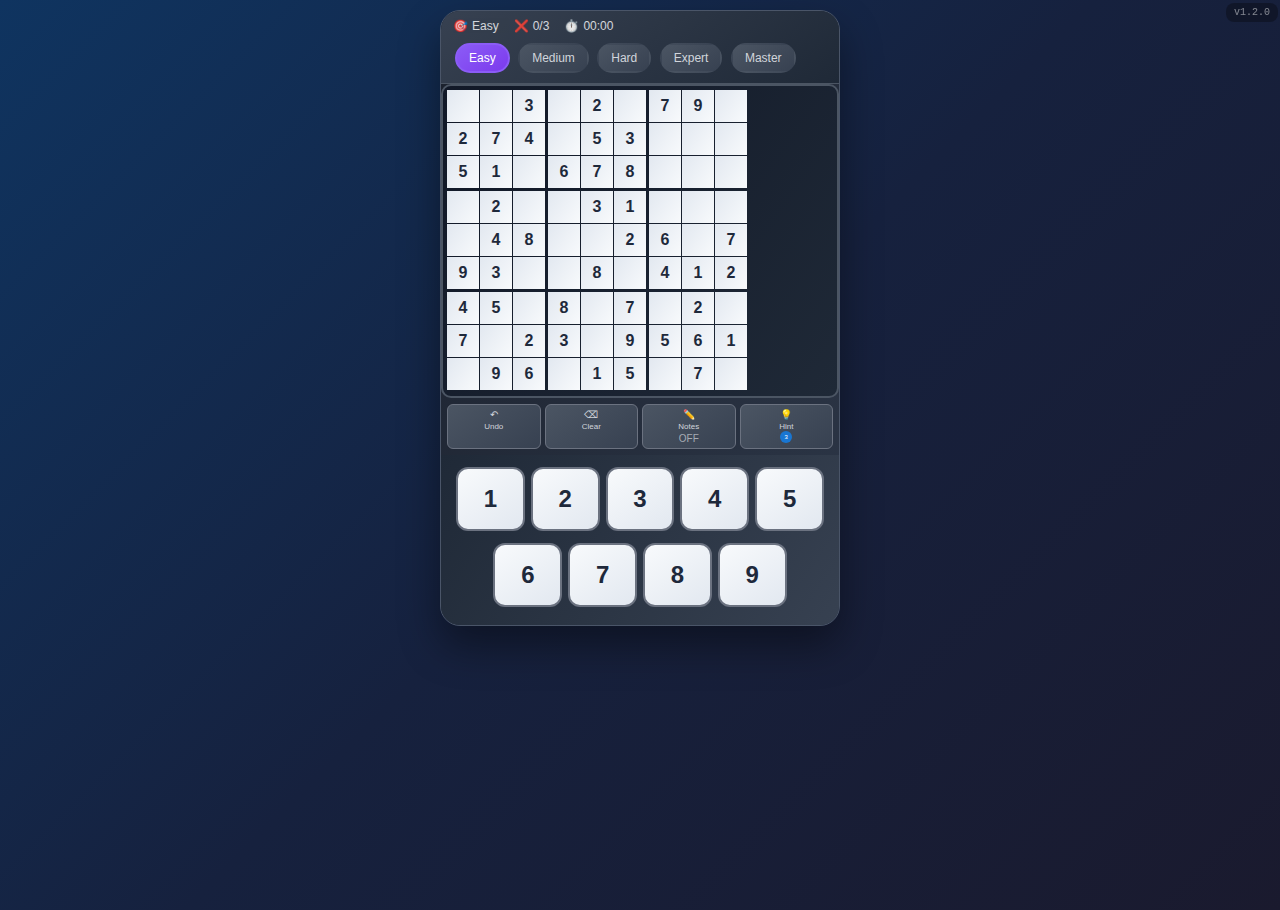
<file: index.html>
<!DOCTYPE html>
<html lang="en">
<head>
    <meta charset="UTF-8">
    <meta name="viewport" content="width=device-width, initial-scale=1.0">
    <title>Sudoku Game</title>
    <link rel="stylesheet" href="css/style.css">
</head>
<body>
    <div class="game-container">
        <div class="header">
            <button class="back-btn" onclick="goBack()">←</button>
            <div class="score" id="score">0</div>
            <div class="stats">
                <div class="stat-item">
                    <span>🎯</span>
                    <span>Easy</span>
                </div>
                <div class="stat-item">
                    <span>❌</span>
                    <span>0/3</span>
                </div>
                <div class="stat-item">
                    <span>⏱️</span>
                    <span>00:00</span>
                </div>
            </div>
            <button class="settings-btn" onclick="toggleSettings()">⚙️</button>
        </div>

        <div class="difficulty-selector" id="difficultySelector">
            <div class="game-info">
                <div class="info-item">
                    <span>🎯</span>
                    <span id="difficulty">Easy</span>
                </div>
                <div class="info-item">
                    <span>❌</span>
                    <span id="errors">0/3</span>
                </div>
                <div class="info-item">
                    <span>⏱️</span>
                    <span id="timer">00:00</span>
                </div>
            </div>
            <div style="text-align: center;">
                <button class="difficulty-btn active" data-difficulty="easy">Easy</button>
                <button class="difficulty-btn" data-difficulty="medium">Medium</button>
                <button class="difficulty-btn" data-difficulty="hard">Hard</button>
                <button class="difficulty-btn" data-difficulty="expert">Expert</button>
                <button class="difficulty-btn" data-difficulty="master">Master</button>
            </div>
        </div>

        <div class="sudoku-grid" id="sudokuGrid"></div>

        <div class="controls">
            <button class="control-btn" onclick="undo()">
                <div class="icon">↶</div>
                <div>Undo</div>
            </button>
            <button class="control-btn" onclick="clearCell()">
                <div class="icon">⌫</div>
                <div>Clear</div>
            </button>
            <button class="control-btn" id="notesBtn" onclick="toggleNotes()">
                <div class="icon">✏️</div>
                <div>Notes</div>
                <div style="font-size: 10px; opacity: 0.7;">OFF</div>
            </button>
            <button class="control-btn" onclick="getHint()">
                <div class="icon">💡</div>
                <div>Hint</div>
                <div class="hint-badge" id="hintCount">3</div>
            </button>
        </div>

        <div class="number-bar">
            <button class="number-btn" onclick="inputNumber(1)">1</button>
            <button class="number-btn" onclick="inputNumber(2)">2</button>
            <button class="number-btn" onclick="inputNumber(3)">3</button>
            <button class="number-btn" onclick="inputNumber(4)">4</button>
            <button class="number-btn" onclick="inputNumber(5)">5</button>
            <button class="number-btn" onclick="inputNumber(6)">6</button>
            <button class="number-btn" onclick="inputNumber(7)">7</button>
            <button class="number-btn" onclick="inputNumber(8)">8</button>
            <button class="number-btn" onclick="inputNumber(9)">9</button>
        </div>
    </div>

    <div class="version-display">
        <span id="versionNumber">v1.2.0</span>
    </div>

    <div class="game-over" id="gameOver">
        <div class="game-over-content">
            <h2 id="gameOverTitle">Game Over!</h2>
            <p id="gameOverMessage">You've completed the puzzle!</p>
            <button onclick="newGame()">New Game</button>
            <button onclick="closeGameOver()">Close</button>
        </div>
    </div>

    <script src="js/game.js"></script>
</body>
</html>
</file>
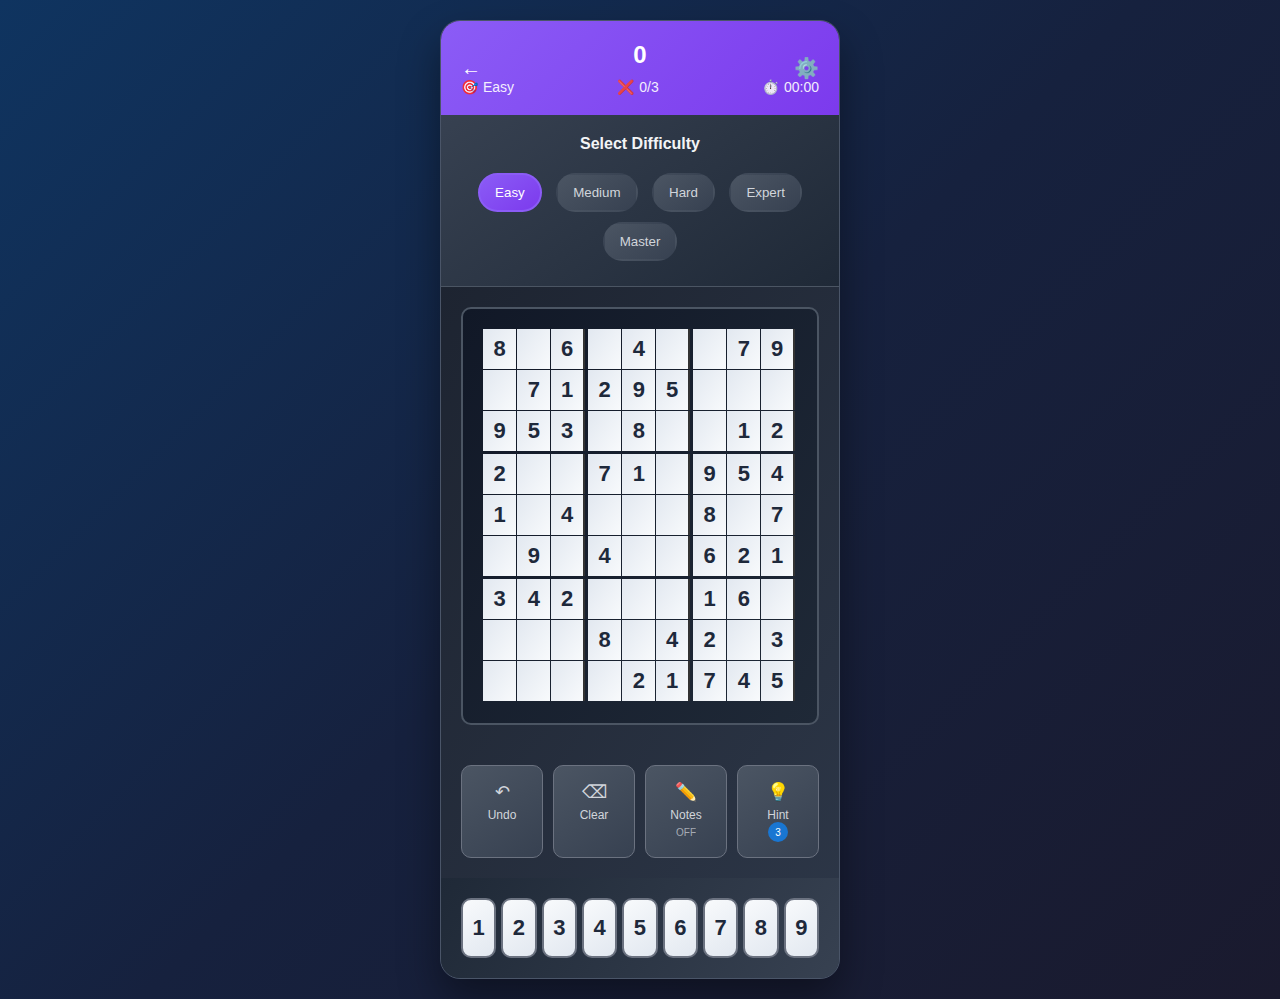
<file: sudoku-game.html>
<!DOCTYPE html>
<html lang="en">
<head>
    <meta charset="UTF-8">
    <meta name="viewport" content="width=device-width, initial-scale=1.0">
    <title>Sudoku Game</title>
    <style>
        * {
            margin: 0;
            padding: 0;
            box-sizing: border-box;
        }

        body {
            font-family: -apple-system, BlinkMacSystemFont, 'Segoe UI', Roboto, sans-serif;
            background: linear-gradient(135deg, #1a1a2e 0%, #16213e 50%, #0f3460 100%);
            background: -webkit-linear-gradient(135deg, #1a1a2e 0%, #16213e 50%, #0f3460 100%);
            margin: 0;
            padding: 0;
            min-height: 100vh;
            -webkit-user-select: none;
            -webkit-touch-callout: none;
            -webkit-tap-highlight-color: transparent;
        }

        .game-container {
            background: linear-gradient(145deg, #2d3748 0%, #1a202c 100%);
            background: -webkit-linear-gradient(145deg, #2d3748 0%, #1a202c 100%);
            border-radius: 20px;
            -webkit-border-radius: 20px;
            box-shadow: 0 20px 40px rgba(0,0,0,0.4);
            -webkit-box-shadow: 0 20px 40px rgba(0,0,0,0.4);
            max-width: 400px;
            width: 100%;
            overflow: hidden;
            border: 1px solid #4a5568;
            margin: 20px auto;
            position: relative;
        }



        .header {
            background: linear-gradient(135deg, #8b5cf6 0%, #7c3aed 100%);
            color: white;
            padding: 20px;
            text-align: center;
            position: relative;
        }

        .back-btn {
            position: absolute;
            left: 20px;
            top: 50%;
            transform: translateY(-50%);
            background: none;
            border: none;
            color: white;
            font-size: 20px;
            cursor: pointer;
        }

        .settings-btn {
            position: absolute;
            right: 20px;
            top: 50%;
            transform: translateY(-50%);
            background: none;
            border: none;
            color: white;
            font-size: 20px;
            cursor: pointer;
        }

        .score {
            font-size: 24px;
            font-weight: bold;
            margin-bottom: 10px;
        }

        .stats {
            display: flex;
            justify-content: space-between;
            font-size: 14px;
            opacity: 0.9;
        }

        .stat-item {
            display: flex;
            align-items: center;
            gap: 5px;
        }

        .difficulty-selector {
            background: linear-gradient(145deg, #374151 0%, #1f2937 100%);
            padding: 20px;
            border-bottom: 1px solid #4b5563;
            color: #e5e7eb;
        }

        .difficulty-btn {
            background: linear-gradient(145deg, #4b5563 0%, #374151 100%);
            border: 2px solid transparent;
            padding: 10px 15px;
            margin: 5px;
            border-radius: 25px;
            cursor: pointer;
            transition: all 0.3s;
            color: #d1d5db;
        }

        .difficulty-btn.active {
            background: linear-gradient(145deg, #8b5cf6 0%, #7c3aed 100%);
            color: white;
            border-color: #8b5cf6;
        }

        .difficulty-btn:hover {
            background: linear-gradient(145deg, #6b7280 0%, #4b5563 100%);
        }

        .difficulty-btn.active:hover {
            background: linear-gradient(145deg, #7c3aed 0%, #6d28d9 100%);
        }

        .sudoku-grid {
            padding: 20px;
            display: -webkit-box;
            display: -ms-flexbox;
            display: flex;
            -webkit-box-orient: vertical;
            -webkit-box-direction: normal;
            -ms-flex-direction: column;
            flex-direction: column;
            background: linear-gradient(145deg, #1f2937 0%, #111827 100%);
            background: -webkit-linear-gradient(145deg, #1f2937 0%, #111827 100%);
            border-radius: 10px;
            -webkit-border-radius: 10px;
            margin: 20px;
            border: 2px solid #4b5563;
            gap: 1px;
        }

        .sudoku-row {
            display: -webkit-box;
            display: -ms-flexbox;
            display: flex;
            -webkit-box-orient: horizontal;
            -webkit-box-direction: normal;
            -ms-flex-direction: row;
            flex-direction: row;
            height: 40px;
            gap: 1px;
        }

        .sudoku-row:nth-child(3n) {
            margin-bottom: 2px;
        }

        .cell:nth-child(3n) {
            margin-right: 2px;
        }

        .cell {
            width: 40px;
            height: 40px;
            background: linear-gradient(145deg, #f8fafc 0%, #e2e8f0 100%);
            background: -webkit-linear-gradient(145deg, #f8fafc 0%, #e2e8f0 100%);
            display: -webkit-box;
            display: -ms-flexbox;
            display: flex;
            -webkit-box-align: center;
            -ms-flex-align: center;
            align-items: center;
            -webkit-box-pack: center;
            -ms-flex-pack: center;
            justify-content: center;
            font-size: 22px;
            font-weight: bold;
            cursor: pointer;
            -webkit-transition: background-color 0.2s, color 0.2s, transform 0.1s;
            transition: background-color 0.2s, color 0.2s, transform 0.1s;
            position: relative;
            color: #1e293b;
            margin: 0;
            padding: 0;
            box-sizing: border-box;
            -webkit-touch-callout: none;
            -webkit-user-select: none;
            -webkit-tap-highlight-color: transparent;
            touch-action: manipulation;
        }

        .cell:hover {
            background: linear-gradient(145deg, #e0f2fe 0%, #bae6fd 100%);
        }

        .cell.selected {
            background: linear-gradient(145deg, #dbeafe 0%, #bfdbfe 100%);
            outline: 2px solid #3b82f6;
            outline-offset: -2px;
        }

        .cell.highlighted {
            background: linear-gradient(145deg, #f0f9ff 0%, #e0f2fe 100%);
        }

        .cell.same-digit {
            background: linear-gradient(145deg, #fef3c7 0%, #fde68a 100%);
            color: #92400e;
            font-weight: 900;
            text-shadow: 0 0 4px rgba(245, 158, 11, 0.4);
            outline: 2px solid #f59e0b;
            outline-offset: -2px;
        }

        .cell.original {
            color: #1e293b;
            font-weight: 700;
        }

        .cell.user-input {
            color: #2563eb;
            font-weight: 600;
        }

        .cell.error {
            background: linear-gradient(145deg, #fef2f2 0%, #fee2e2 100%);
            color: #dc2626;
            outline: 2px solid #dc2626;
            outline-offset: -2px;
            animation: shake 0.5s ease-in-out;
        }

        @keyframes shake {
            0%, 100% { transform: translateX(0); }
            25% { transform: translateX(-5px); }
            75% { transform: translateX(5px); }
        }

        .cell.invalid {
            background: linear-gradient(145deg, #fef2f2 0%, #fee2e2 100%);
            color: #dc2626;
            outline: 2px solid #dc2626;
            outline-offset: -2px;
        }

        .cell:nth-child(3n) {
            border-right: 2px solid #333;
        }

        .cell:nth-child(n+19):nth-child(-n+27),
        .cell:nth-child(n+46):nth-child(-n+54) {
            border-bottom: 2px solid #333;
        }

        .controls {
            display: -webkit-box;
            display: -ms-flexbox;
            display: flex;
            -webkit-box-orient: horizontal;
            -webkit-box-direction: normal;
            -ms-flex-direction: row;
            flex-direction: row;
            -ms-flex-wrap: wrap;
            flex-wrap: wrap;
            gap: 10px;
            padding: 20px;
            width: 100%;
            box-sizing: border-box;
        }

        .control-btn {
            background: linear-gradient(145deg, #4b5563 0%, #374151 100%);
            border: none;
            padding: 15px 10px;
            border-radius: 10px;
            cursor: pointer;
            transition: all 0.3s;
            display: flex;
            flex-direction: column;
            align-items: center;
            gap: 5px;
            font-size: 12px;
            color: #d1d5db;
            border: 1px solid #6b7280;
            flex: 1;
            min-width: 0;
        }

        .control-btn:hover {
            background: linear-gradient(145deg, #6b7280 0%, #4b5563 100%);
            transform: translateY(-2px);
        }

        .control-btn.active {
            background: linear-gradient(145deg, #8b5cf6 0%, #7c3aed 100%);
            color: white;
            border-color: #8b5cf6;
        }

        .control-btn .icon {
            font-size: 18px;
        }

        .hint-badge {
            background: #1976d2;
            color: white;
            border-radius: 50%;
            width: 20px;
            height: 20px;
            display: flex;
            align-items: center;
            justify-content: center;
            font-size: 10px;
            margin-top: -5px;
        }

        .number-bar {
            display: -webkit-box;
            display: -ms-flexbox;
            display: flex;
            -webkit-box-orient: horizontal;
            -webkit-box-direction: normal;
            -ms-flex-direction: row;
            flex-direction: row;
            -ms-flex-wrap: wrap;
            flex-wrap: wrap;
            gap: 5px;
            padding: 20px;
            background: linear-gradient(145deg, #374151 0%, #1f2937 100%);
            background: -webkit-linear-gradient(145deg, #374151 0%, #1f2937 100%);
            width: 100%;
            box-sizing: border-box;
        }

        .number-btn {
            background: linear-gradient(145deg, #f8fafc 0%, #e2e8f0 100%);
            border: 2px solid #6b7280;
            padding: 15px 5px;
            border-radius: 10px;
            cursor: pointer;
            font-size: 22px;
            font-weight: bold;
            transition: all 0.3s;
            color: #1e293b;
            flex: 1;
            min-width: 0;
        }

        .number-btn:hover {
            background: linear-gradient(145deg, #e0f2fe 0%, #bae6fd 100%);
            border-color: #3b82f6;
            transform: translateY(-2px);
        }

        .game-over {
            position: fixed;
            top: 0;
            left: 0;
            right: 0;
            bottom: 0;
            background: rgba(0,0,0,0.8);
            display: none;
            justify-content: center;
            align-items: center;
            z-index: 1000;
        }

        .game-over.show {
            display: flex;
        }

        .game-over-content {
            background: linear-gradient(145deg, #2d3748 0%, #1a202c 100%);
            padding: 30px;
            border-radius: 20px;
            text-align: center;
            max-width: 300px;
            border: 1px solid #4a5568;
            color: #e5e7eb;
        }

        .game-over h2 {
            margin-bottom: 20px;
            color: #f3f4f6;
        }

        .game-over button {
            background: linear-gradient(145deg, #8b5cf6 0%, #7c3aed 100%);
            color: white;
            border: none;
            padding: 15px 30px;
            border-radius: 25px;
            cursor: pointer;
            font-size: 16px;
            margin: 10px;
            transition: all 0.3s;
        }

        .game-over button:hover {
            background: linear-gradient(145deg, #7c3aed 0%, #6d28d9 100%);
            transform: translateY(-2px);
        }

        @media (max-width: 480px) {
            .game-container {
                border-radius: 0;
                max-width: 100%;
                height: 100vh;
                margin: 0;
            }
            
            .sudoku-grid {
                margin: 10px;
            }
            
            .cell {
                font-size: 20px;
                width: 40px;
                height: 40px;
            }

            .controls {
                padding: 15px;
            }

            .control-btn {
                padding: 12px 8px;
                font-size: 11px;
            }

            .number-bar {
                padding: 15px;
            }

            .number-btn {
                padding: 12px 4px;
                font-size: 20px;
            }
        }

        /* iOS Safari specific fixes */
        @supports (-webkit-touch-callout: none) {
            .cell {
                -webkit-tap-highlight-color: transparent;
                -webkit-touch-callout: none;
                -webkit-user-select: none;
            }
            
            .control-btn, .number-btn, .difficulty-btn {
                -webkit-tap-highlight-color: transparent;
                -webkit-touch-callout: none;
                -webkit-user-select: none;
            }
        }
    </style>
</head>
<body>
    <div class="game-container">
        <div class="header">
            <button class="back-btn" onclick="goBack()">←</button>
            <div class="score" id="score">0</div>
            <div class="stats">
                <div class="stat-item">
                    <span>🎯</span>
                    <span id="difficulty">Easy</span>
                </div>
                <div class="stat-item">
                    <span>❌</span>
                    <span id="errors">0/3</span>
                </div>
                <div class="stat-item">
                    <span>⏱️</span>
                    <span id="timer">00:00</span>
                </div>
            </div>
            <button class="settings-btn" onclick="toggleSettings()">⚙️</button>
        </div>

        <div class="difficulty-selector" id="difficultySelector">
            <div style="text-align: center; margin-bottom: 15px; font-weight: bold; color: #f3f4f6;">
                Select Difficulty
            </div>
            <div style="text-align: center;">
                <button class="difficulty-btn active" data-difficulty="easy">Easy</button>
                <button class="difficulty-btn" data-difficulty="medium">Medium</button>
                <button class="difficulty-btn" data-difficulty="hard">Hard</button>
                <button class="difficulty-btn" data-difficulty="expert">Expert</button>
                <button class="difficulty-btn" data-difficulty="master">Master</button>
            </div>
        </div>

        <div class="sudoku-grid" id="sudokuGrid"></div>
        


        <div class="controls">
            <button class="control-btn" onclick="undo()">
                <div class="icon">↶</div>
                <div>Undo</div>
            </button>
            <button class="control-btn" onclick="clearCell()">
                <div class="icon">⌫</div>
                <div>Clear</div>
            </button>
            <button class="control-btn" id="notesBtn" onclick="toggleNotes()">
                <div class="icon">✏️</div>
                <div>Notes</div>
                <div style="font-size: 10px; opacity: 0.7;">OFF</div>
            </button>
            <button class="control-btn" onclick="getHint()">
                <div class="icon">💡</div>
                <div>Hint</div>
                <div class="hint-badge" id="hintCount">3</div>
            </button>
        </div>

        <div class="number-bar">
            <button class="number-btn" onclick="inputNumber(1)">1</button>
            <button class="number-btn" onclick="inputNumber(2)">2</button>
            <button class="number-btn" onclick="inputNumber(3)">3</button>
            <button class="number-btn" onclick="inputNumber(4)">4</button>
            <button class="number-btn" onclick="inputNumber(5)">5</button>
            <button class="number-btn" onclick="inputNumber(6)">6</button>
            <button class="number-btn" onclick="inputNumber(7)">7</button>
            <button class="number-btn" onclick="inputNumber(8)">8</button>
            <button class="number-btn" onclick="inputNumber(9)">9</button>
        </div>
    </div>

    <div class="game-over" id="gameOver">
        <div class="game-over-content">
            <h2 id="gameOverTitle">Game Over!</h2>
            <p id="gameOverMessage">You've completed the puzzle!</p>
            <button onclick="newGame()">New Game</button>
            <button onclick="closeGameOver()">Close</button>
        </div>
    </div>

    <script>
        class SudokuGame {
            constructor() {
                this.board = Array(9).fill().map(() => Array(9).fill(0));
                this.solution = Array(9).fill().map(() => Array(9).fill(0));
                this.originalBoard = Array(9).fill().map(() => Array(9).fill(0));
                this.selectedCell = null;
                this.notesMode = false;
                this.notes = Array(9).fill().map(() => Array(9).fill().map(() => new Set()));
                this.hints = 3;
                this.errors = 0;
                this.maxErrors = 3;
                this.startTime = Date.now();
                this.timer = null;
                this.moveHistory = [];
                this.difficulty = 'easy';
                this.invalidCells = new Set();
                this.difficultyLevels = {
                    easy: { clues: 45, name: 'Easy' },
                    medium: { clues: 35, name: 'Medium' },
                    hard: { clues: 28, name: 'Hard' },
                    expert: { clues: 22, name: 'Expert' },
                    master: { clues: 17, name: 'Master' }
                };
                
                this.init();
            }

            init() {
                this.generatePuzzle();
                this.renderBoard();
                this.startTimer();
                this.updateDisplay();
            }

            generatePuzzle() {
                // Generate a solved board
                this.generateSolvedBoard();
                
                // Copy solution
                this.solution = this.board.map(row => [...row]);
                
                // Remove numbers based on difficulty
                const cluesToRemove = 81 - this.difficultyLevels[this.difficulty].clues;
                this.removeNumbers(cluesToRemove);
                
                // Copy to original board
                this.originalBoard = this.board.map(row => [...row]);
            }

            generateSolvedBoard() {
                // Simple Sudoku generation - in a real app you'd want a more sophisticated algorithm
                this.board = Array(9).fill().map(() => Array(9).fill(0));
                
                // Fill diagonal 3x3 boxes first
                this.fillBox(0, 0);
                this.fillBox(3, 3);
                this.fillBox(6, 6);
                
                // Fill remaining cells
                this.solveSudoku();
            }

            fillBox(row, col) {
                const numbers = [1, 2, 3, 4, 5, 6, 7, 8, 9];
                for (let i = 0; i < 3; i++) {
                    for (let j = 0; j < 3; j++) {
                        const randomIndex = Math.floor(Math.random() * numbers.length);
                        this.board[row + i][col + j] = numbers[randomIndex];
                        numbers.splice(randomIndex, 1);
                    }
                }
            }

            solveSudoku() {
                for (let row = 0; row < 9; row++) {
                    for (let col = 0; col < 9; col++) {
                        if (this.board[row][col] === 0) {
                            for (let num = 1; num <= 9; num++) {
                                if (this.isValid(row, col, num)) {
                                    this.board[row][col] = num;
                                    if (this.solveSudoku()) {
                                        return true;
                                    }
                                    this.board[row][col] = 0;
                                }
                            }
                            return false;
                        }
                    }
                }
                return true;
            }

            isValid(row, col, num) {
                // Check row (excluding current cell)
                for (let x = 0; x < 9; x++) {
                    if (x !== col && this.board[row][x] === num) return false;
                }
                
                // Check column (excluding current cell)
                for (let x = 0; x < 9; x++) {
                    if (x !== row && this.board[x][col] === num) return false;
                }
                
                // Check 3x3 box (excluding current cell)
                const startRow = Math.floor(row / 3) * 3;
                const startCol = Math.floor(col / 3) * 3;
                for (let i = 0; i < 3; i++) {
                    for (let j = 0; j < 3; j++) {
                        const checkRow = startRow + i;
                        const checkCol = startCol + j;
                        if ((checkRow !== row || checkCol !== col) && this.board[checkRow][checkCol] === num) return false;
                    }
                }
                
                return true;
            }

            removeNumbers(count) {
                let removed = 0;
                while (removed < count) {
                    const row = Math.floor(Math.random() * 9);
                    const col = Math.floor(Math.random() * 9);
                    if (this.board[row][col] !== 0) {
                        this.board[row][col] = 0;
                        removed++;
                    }
                }
            }

            renderBoard() {
                const grid = document.getElementById('sudokuGrid');
                grid.innerHTML = '';
                
                for (let row = 0; row < 9; row++) {
                    const rowDiv = document.createElement('div');
                    rowDiv.className = 'sudoku-row';
                    
                    for (let col = 0; col < 9; col++) {
                        const cell = document.createElement('div');
                        cell.className = 'cell';
                        cell.dataset.row = row;
                        cell.dataset.col = col;
                        

                        
                        if (this.board[row][col] !== 0) {
                            cell.textContent = this.board[row][col];
                            if (this.originalBoard[row][col] !== 0) {
                                cell.classList.add('original');
                            } else {
                                cell.classList.add('user-input');
                                
                                // Check if this number is invalid (conflicts with Sudoku rules)
                                if (this.invalidCells && this.invalidCells.has(`${row}-${col}`)) {
                                    cell.classList.add('invalid');
                                }
                            }
                        } else if (this.notes[row][col].size > 0) {
                            this.renderNotes(cell, row, col);
                        }
                        
                        cell.addEventListener('click', () => this.selectCell(row, col));
                        cell.addEventListener('touchstart', (e) => {
                            this.selectCell(row, col);
                        }, { passive: true });
                        rowDiv.appendChild(cell);
                    }
                    grid.appendChild(rowDiv);
                }
            }

            renderNotes(cell, row, col) {
                cell.innerHTML = '';
                const noteGrid = document.createElement('div');
                noteGrid.style.cssText = `
                    display: -webkit-box;
                    display: -ms-flexbox;
                    display: flex;
                    -webkit-box-orient: vertical;
                    -webkit-box-direction: normal;
                    -ms-flex-direction: column;
                    flex-direction: column;
                    width: 100%;
                    height: 100%;
                    font-size: 8px;
                    color: #666;
                `;
                
                // Create 3 rows for notes
                for (let noteRow = 0; noteRow < 3; noteRow++) {
                    const noteRowDiv = document.createElement('div');
                    noteRowDiv.style.cssText = `
                        display: -webkit-box;
                        display: -ms-flexbox;
                        display: flex;
                        -webkit-box-flex: 1;
                        -ms-flex: 1;
                        flex: 1;
                    `;
                    
                    for (let noteCol = 0; noteCol < 3; noteCol++) {
                        const noteCell = document.createElement('div');
                        noteCell.style.cssText = `
                            display: -webkit-box;
                            display: -ms-flexbox;
                            display: flex;
                            -webkit-box-align: center;
                            -ms-flex-align: center;
                            align-items: center;
                            -webkit-box-pack: center;
                            -ms-flex-pack: center;
                            justify-content: center;
                            -webkit-box-flex: 1;
                            -ms-flex: 1;
                            flex: 1;
                            border: 1px solid #eee;
                            font-size: 6px;
                        `;
                        const noteNumber = noteRow * 3 + noteCol + 1;
                        if (this.notes[row][col].has(noteNumber)) {
                            noteCell.textContent = noteNumber;
                        }
                        noteRowDiv.appendChild(noteCell);
                    }
                    noteGrid.appendChild(noteRowDiv);
                }
                
                cell.appendChild(noteGrid);
            }

            selectCell(row, col) {
                // Clear previous selection
                document.querySelectorAll('.cell.selected').forEach(cell => {
                    cell.classList.remove('selected');
                });
                
                // Clear highlights
                document.querySelectorAll('.cell.highlighted').forEach(cell => {
                    cell.classList.remove('highlighted');
                });
                
                // Clear previous digit highlighting
                document.querySelectorAll('.cell.same-digit').forEach(cell => {
                    cell.classList.remove('same-digit');
                });
                
                // Select new cell
                const cell = document.querySelector(`[data-row="${row}"][data-col="${col}"]`);
                cell.classList.add('selected');
                this.selectedCell = { row, col };
                
                // Highlight related cells
                this.highlightRelatedCells(row, col);
                
                // Highlight all cells with the same digit
                if (this.board[row][col] !== 0) {
                    this.highlightSameDigits(this.board[row][col]);
                }
            }

            highlightRelatedCells(row, col) {
                // Highlight row and column
                for (let i = 0; i < 9; i++) {
                    const rowCell = document.querySelector(`[data-row="${row}"][data-col="${i}"]`);
                    const colCell = document.querySelector(`[data-row="${i}"][data-col="${col}"]`);
                    if (rowCell) rowCell.classList.add('highlighted');
                    if (colCell) colCell.classList.add('highlighted');
                }
                
                // Highlight 3x3 box
                const startRow = Math.floor(row / 3) * 3;
                const startCol = Math.floor(col / 3) * 3;
                for (let i = 0; i < 3; i++) {
                    for (let j = 0; j < 3; j++) {
                        const boxCell = document.querySelector(`[data-row="${startRow + i}"][data-col="${startCol + j}"]`);
                        if (boxCell) boxCell.classList.add('highlighted');
                    }
                }
            }

            highlightSameDigits(digit) {
                for (let row = 0; row < 9; row++) {
                    for (let col = 0; col < 9; col++) {
                        if (this.board[row][col] === digit) {
                            const cell = document.querySelector(`[data-row="${row}"][data-col="${col}"]`);
                            if (cell) {
                                cell.classList.add('same-digit');
                            }
                        }
                    }
                }
            }

            inputNumber(num) {
                if (!this.selectedCell) return;
                
                const { row, col } = this.selectedCell;
                if (this.originalBoard[row][col] !== 0) return;
                
                // Save move for undo
                this.moveHistory.push({
                    row, col,
                    value: this.board[row][col],
                    notes: new Set(this.notes[row][col])
                });
                
                if (this.notesMode) {
                    // Toggle note
                    if (this.notes[row][col].has(num)) {
                        this.notes[row][col].delete(num);
                    } else {
                        this.notes[row][col].add(num);
                    }
                    this.board[row][col] = 0;
                } else {
                    // Input number
                    this.notes[row][col].clear();
                    this.board[row][col] = num;
                    
                    // Check if valid
                    if (!this.isValid(row, col, num)) {
                        this.errors++;
                        
                        // Mark this cell as invalid in our data structure
                        if (!this.invalidCells) this.invalidCells = new Set();
                        this.invalidCells.add(`${row}-${col}`);
                        
                        const cell = document.querySelector(`[data-row="${row}"][data-col="${col}"]`);
                        if (cell) {
                            cell.classList.add('error');
                            
                            // Keep error visible for longer and add invalid class
                            setTimeout(() => {
                                if (cell) {
                                    cell.classList.remove('error');
                                    cell.classList.add('invalid');
                                }
                            }, 1500);
                        }
                        
                        if (this.errors >= this.maxErrors) {
                            this.gameOver(false);
                            return;
                        }
                    } else {
                        // Remove invalid class if the number is now correct
                        if (this.invalidCells) {
                            this.invalidCells.delete(`${row}-${col}`);
                        }
                        const cell = document.querySelector(`[data-row="${row}"][data-col="${col}"]`);
                        if (cell) {
                            cell.classList.remove('invalid');
                        }
                    }
                }
                
                this.renderBoard();
                this.updateDisplay();
                
                // Check if puzzle is complete
                if (this.isComplete()) {
                    this.gameOver(true);
                }
            }

            clearCell() {
                if (!this.selectedCell) return;
                
                const { row, col } = this.selectedCell;
                if (this.originalBoard[row][col] !== 0) return;
                
                // Save move for undo
                this.moveHistory.push({
                    row, col,
                    value: this.board[row][col],
                    notes: new Set(this.notes[row][col])
                });
                
                this.board[row][col] = 0;
                this.notes[row][col].clear();
                this.renderBoard();
            }

            undo() {
                if (this.moveHistory.length === 0) return;
                
                const lastMove = this.moveHistory.pop();
                this.board[lastMove.row][lastMove.col] = lastMove.value;
                this.notes[lastMove.row][lastMove.col] = new Set(lastMove.notes);
                this.renderBoard();
            }

            toggleNotes() {
                this.notesMode = !this.notesMode;
                const notesBtn = document.getElementById('notesBtn');
                const status = notesBtn.querySelector('div:last-child');
                
                if (this.notesMode) {
                    status.textContent = 'ON';
                    notesBtn.classList.add('active');
                } else {
                    status.textContent = 'OFF';
                    notesBtn.classList.remove('active');
                }
            }

            getHint() {
                if (this.hints <= 0 || !this.selectedCell) return;
                
                const { row, col } = this.selectedCell;
                if (this.board[row][col] !== 0) return;
                
                const correctNumber = this.solution[row][col];
                
                // Save move for undo
                this.moveHistory.push({
                    row, col,
                    value: this.board[row][col],
                    notes: new Set(this.notes[row][col])
                });
                
                this.board[row][col] = correctNumber;
                this.notes[row][col].clear();
                this.hints--;
                
                this.renderBoard();
                this.updateDisplay();
                
                // Check if puzzle is complete
                if (this.isComplete()) {
                    this.gameOver(true);
                }
            }

            isComplete() {
                for (let row = 0; row < 9; row++) {
                    for (let col = 0; col < 9; col++) {
                        if (this.board[row][col] === 0) return false;
                    }
                }
                return true;
            }

            gameOver(won) {
                clearInterval(this.timer);
                
                const gameOver = document.getElementById('gameOver');
                const title = document.getElementById('gameOverTitle');
                const message = document.getElementById('gameOverMessage');
                
                if (won) {
                    title.textContent = 'Congratulations!';
                    message.textContent = `You completed the ${this.difficulty} puzzle!`;
                } else {
                    title.textContent = 'Game Over!';
                    message.textContent = 'You made too many errors. Try again!';
                }
                
                gameOver.classList.add('show');
            }

            startTimer() {
                this.startTime = Date.now();
                this.timer = setInterval(() => {
                    const elapsed = Date.now() - this.startTime;
                    const minutes = Math.floor(elapsed / 60000);
                    const seconds = Math.floor((elapsed % 60000) / 1000);
                    document.getElementById('timer').textContent = 
                        `${minutes.toString().padStart(2, '0')}:${seconds.toString().padStart(2, '0')}`;
                }, 1000);
            }

            updateDisplay() {
                document.getElementById('difficulty').textContent = this.difficultyLevels[this.difficulty].name;
                document.getElementById('errors').textContent = `${this.errors}/${this.maxErrors}`;
                document.getElementById('hintCount').textContent = this.hints;
                document.getElementById('score').textContent = Math.floor((Date.now() - this.startTime) / 1000);
            }

            setDifficulty(difficulty) {
                this.difficulty = difficulty;
                this.errors = 0;
                this.hints = 3;
                this.moveHistory = [];
                this.invalidCells.clear();
                clearInterval(this.timer);
                this.init();
            }
        }

        let game;

        // Initialize game
        document.addEventListener('DOMContentLoaded', () => {
            game = new SudokuGame();
            
            // Set up difficulty buttons
            document.querySelectorAll('.difficulty-btn').forEach(btn => {
                btn.addEventListener('click', () => {
                    document.querySelectorAll('.difficulty-btn').forEach(b => b.classList.remove('active'));
                    btn.classList.add('active');
                    game.setDifficulty(btn.dataset.difficulty);
                });
            });
        });

        // Global functions for button clicks
        function undo() {
            if (game) game.undo();
        }

        function clearCell() {
            if (game) game.clearCell();
        }

        function toggleNotes() {
            if (game) game.toggleNotes();
        }

        function getHint() {
            if (game) game.getHint();
        }

        function inputNumber(num) {
            if (game) game.inputNumber(num);
        }

        function newGame() {
            if (game) {
                game.setDifficulty(game.difficulty);
                closeGameOver();
            }
        }

        function closeGameOver() {
            document.getElementById('gameOver').classList.remove('show');
        }

        function goBack() {
            // In a real app, this would navigate back
            alert('Back button clicked');
        }

        function toggleSettings() {
            // In a real app, this would show settings
            alert('Settings button clicked');
        }


    </script>
</body>
</html>
</file>
<file: css/style.css>
* {
    margin: 0;
    padding: 0;
    box-sizing: border-box;
}

body {
    font-family: -apple-system, BlinkMacSystemFont, 'Segoe UI', Roboto, sans-serif;
    background: linear-gradient(135deg, #1a1a2e 0%, #16213e 50%, #0f3460 100%);
    background: -webkit-linear-gradient(135deg, #1a1a2e 0%, #16213e 50%, #0f3460 100%);
    margin: 0;
    padding: 0;
    min-height: 100vh;
    -webkit-user-select: none;
    -webkit-touch-callout: none;
    -webkit-tap-highlight-color: transparent;
}

.game-container {
    background: linear-gradient(145deg, #2d3748 0%, #1a202c 100%);
    background: -webkit-linear-gradient(145deg, #2d3748 0%, #1a202c 100%);
    border-radius: 20px;
    -webkit-border-radius: 20px;
    box-shadow: 0 20px 40px rgba(0,0,0,0.4);
    -webkit-box-shadow: 0 20px 40px rgba(0,0,0,0.4);
    max-width: 400px;
    width: 100%;
    overflow: hidden;
    border: 1px solid #4a5568;
    margin: 10px auto;
    position: relative;
}

.header {
    display: none;
}

.game-info {
    display: none;
}

.info-item {
    display: none;
}

.back-btn {
    display: none;
}

.settings-btn {
    display: none;
}

.score {
    display: none;
}

.stats {
    display: none;
}

.stat-item {
    display: none;
}

.difficulty-selector {
    background: linear-gradient(145deg, #374151 0%, #1f2937 100%);
    padding: 8px 12px;
    border-bottom: 1px solid #4b5563;
    color: #e5e7eb;
    display: flex;
    justify-content: space-between;
    align-items: center;
    flex-wrap: wrap;
    gap: 8px;
}

.game-info {
    display: flex;
    gap: 15px;
    font-size: 12px;
    opacity: 0.9;
}

.info-item {
    display: flex;
    align-items: center;
    gap: 4px;
}

.difficulty-btn {
    background: linear-gradient(145deg, #4b5563 0%, #374151 100%);
    border: 2px solid transparent;
    padding: 6px 12px;
    margin: 2px;
    border-radius: 15px;
    cursor: pointer;
    transition: all 0.3s;
    color: #d1d5db;
    font-size: 12px;
    min-width: 50px;
}

.difficulty-btn.active {
    background: linear-gradient(145deg, #8b5cf6 0%, #7c3aed 100%);
    color: white;
    border-color: #8b5cf6;
}

.difficulty-btn:hover {
    background: linear-gradient(145deg, #6b7280 0%, #4b5563 100%);
}

.difficulty-btn.active:hover {
    background: linear-gradient(145deg, #7c3aed 0%, #6d28d9 100%);
}

.sudoku-grid {
    padding: 4px;
    display: -webkit-box;
    display: -ms-flexbox;
    display: flex;
    -webkit-box-orient: vertical;
    -webkit-box-direction: normal;
    -ms-flex-direction: column;
    flex-direction: column;
    background: linear-gradient(145deg, #1f2937 0%, #111827 100%);
    background: -webkit-linear-gradient(145deg, #1f2937 0%, #111827 100%);
    border-radius: 10px;
    -webkit-border-radius: 10px;
    margin: 0;
    border: 2px solid #4b5563;
    gap: 1px;
    flex: 1;
    min-height: 0;
    max-width: 100%;
    max-height: 450px;
    overflow: hidden;
}

.sudoku-row {
    display: -webkit-box;
    display: -ms-flexbox;
    display: flex;
    -webkit-box-orient: horizontal;
    -webkit-box-direction: normal;
    -ms-flex-direction: row;
    flex-direction: row;
    height: 32px;
    gap: 1px;
    max-width: 100%;
    overflow: hidden;
}

.sudoku-row:nth-child(3n) {
    margin-bottom: 2px;
}

.cell:nth-child(3n) {
    margin-right: 2px;
}

.cell {
    width: 32px;
    height: 32px;
    background: linear-gradient(145deg, #f8fafc 0%, #e2e8f0 100%);
    background: -webkit-linear-gradient(145deg, #f8fafc 0%, #e2e8f0 100%);
    display: -webkit-box;
    display: -ms-flexbox;
    display: flex;
    -webkit-box-align: center;
    -ms-flex-align: center;
    align-items: center;
    -webkit-box-pack: center;
    -ms-flex-pack: center;
    justify-content: center;
    font-size: 16px;
    font-weight: bold;
    cursor: pointer;
    -webkit-transition: background-color 0.2s, color 0.2s, transform 0.1s;
    transition: background-color 0.2s, color 0.2s, transform 0.1s;
    position: relative;
    color: #1e293b;
    margin: 0;
    padding: 0;
    box-sizing: border-box;
    -webkit-touch-callout: none;
    -webkit-user-select: none;
    -webkit-tap-highlight-color: transparent;
    touch-action: manipulation;
}

.cell:hover {
    background: linear-gradient(145deg, #e0f2fe 0%, #bae6fd 100%);
}

.cell.selected {
    background: linear-gradient(145deg, #dbeafe 0%, #bfdbfe 100%);
    outline: 2px solid #3b82f6;
    outline-offset: -2px;
}

.cell.highlighted {
    background: linear-gradient(145deg, #f0f9ff 0%, #e0f2fe 100%);
}

.cell.same-digit {
    background: linear-gradient(145deg, #fef3c7 0%, #fde68a 100%);
    color: #92400e;
    font-weight: 900;
    text-shadow: 0 0 4px rgba(245, 158, 11, 0.4);
    outline: 2px solid #f59e0b;
    outline-offset: -2px;
}

.cell.original {
    color: #1e293b;
    font-weight: 700;
}

.cell.user-input {
    color: #2563eb;
    font-weight: 600;
}

.cell.error {
    background: linear-gradient(145deg, #fef2f2 0%, #fee2e2 100%);
    color: #dc2626;
    outline: 2px solid #dc2626;
    outline-offset: -2px;
    animation: shake 0.5s ease-in-out;
}

.cell.invalid {
    background: linear-gradient(145deg, #fef2f2 0%, #fee2e2 100%);
    color: #dc2626;
    outline: 2px solid #dc2626;
    outline-offset: -2px;
}

@keyframes shake {
    0%, 100% { transform: translateX(0); }
    25% { transform: translateX(-5px); }
    75% { transform: translateX(5px); }
}

.controls {
    display: -webkit-box;
    display: -ms-flexbox;
    display: flex;
    -webkit-box-orient: horizontal;
    -webkit-box-direction: normal;
    -ms-flex-direction: row;
    flex-direction: row;
    -ms-flex-wrap: wrap;
    flex-wrap: wrap;
    gap: 4px;
    padding: 6px;
    width: 100%;
    box-sizing: border-box;
    margin: 0;
}

.control-btn {
    background: linear-gradient(145deg, #4b5563 0%, #374151 100%);
    border: none;
    padding: 4px 3px;
    border-radius: 6px;
    cursor: pointer;
    transition: all 0.3s;
    display: flex;
    flex-direction: column;
    align-items: center;
    gap: 2px;
    font-size: 8px;
    color: #d1d5db;
    border: 1px solid #6b7280;
    flex: 1;
    min-width: 0;
}

.control-btn:hover {
    background: linear-gradient(145deg, #6b7280 0%, #4b5563 100%);
    transform: translateY(-2px);
}

.control-btn.active {
    background: linear-gradient(145deg, #8b5cf6 0%, #7c3aed 100%);
    color: white;
    border-color: #8b5cf6;
}

.control-btn .icon {
    font-size: 10px;
}

.hint-badge {
    background: #1976d2;
    color: white;
    border-radius: 50%;
    width: 12px;
    height: 12px;
    display: flex;
    align-items: center;
    justify-content: center;
    font-size: 6px;
    margin-top: -2px;
}

.number-bar {
    display: -webkit-box;
    display: -ms-flexbox;
    display: flex;
    -webkit-box-orient: horizontal;
    -webkit-box-direction: normal;
    -ms-flex-direction: row;
    flex-direction: row;
    -ms-flex-wrap: wrap;
    flex-wrap: wrap;
    gap: 6px;
    padding: 12px;
    background: linear-gradient(145deg, #374151 0%, #1f2937 100%);
    background: -webkit-linear-gradient(145deg, #374151 0%, #1f2937 100%);
    width: 100%;
    box-sizing: border-box;
    justify-content: center;
    margin: 0;
}

.number-btn {
    background: linear-gradient(145deg, #f8fafc 0%, #e2e8f0 100%);
    border: 2px solid #6b7280;
    padding: 16px 8px;
    border-radius: 12px;
    cursor: pointer;
    font-size: 24px;
    font-weight: bold;
    transition: all 0.3s;
    color: #1e293b;
    flex: 0 0 calc(20% - 6px);
    min-width: 60px;
    margin-bottom: 6px;
}

.number-btn:hover {
    background: linear-gradient(145deg, #e0f2fe 0%, #bae6fd 100%);
    border-color: #3b82f6;
    transform: translateY(-2px);
}

.game-over {
    position: fixed;
    top: 0;
    left: 0;
    right: 0;
    bottom: 0;
    background: rgba(0,0,0,0.8);
    display: none;
    justify-content: center;
    align-items: center;
    z-index: 1000;
}

.game-over.show {
    display: flex;
}

.game-over-content {
    background: linear-gradient(145deg, #2d3748 0%, #1a202c 100%);
    padding: 30px;
    border-radius: 20px;
    text-align: center;
    max-width: 300px;
    border: 1px solid #4a5568;
    color: #e5e7eb;
}

.game-over h2 {
    margin-bottom: 20px;
    color: #f3f4f6;
}

.game-over button {
    background: linear-gradient(145deg, #8b5cf6 0%, #7c3aed 100%);
    color: white;
    border: none;
    padding: 15px 30px;
    border-radius: 25px;
    cursor: pointer;
    font-size: 16px;
    margin: 10px;
    transition: all 0.3s;
}

.game-over button:hover {
    background: linear-gradient(145deg, #7c3aed 0%, #6d28d9 100%);
    transform: translateY(-2px);
}

@media (max-width: 480px) {
    .game-container {
        border-radius: 0;
        max-width: 100%;
        width: 100vw;
        height: 100vh;
        margin: 0;
        box-shadow: none;
        border: none;
        display: flex;
        flex-direction: column;
    }
    
    .difficulty-selector {
        padding: 6px 8px;
        flex-direction: column;
        gap: 6px;
    }
    
    .game-info {
        justify-content: center;
        font-size: 11px;
        gap: 12px;
    }
    
    .difficulty-btn {
        padding: 4px 8px;
        font-size: 11px;
        min-width: 45px;
    }
    
    .sudoku-grid {
        margin: 0;
        padding: 4px;
        flex: 1;
        display: flex;
        justify-content: center;
        align-items: center;
        min-height: 0;
        max-width: calc(100vw - 8px);
        overflow: hidden;
    }
    
    .sudoku-row {
        height: calc((100vw - 16px) / 9);
        gap: 1px;
        max-width: 100%;
        overflow: hidden;
    }
    
    .cell {
        font-size: calc((100vw - 16px) / 9 * 0.5);
        width: calc((100vw - 16px) / 9);
        height: calc((100vw - 16px) / 9);
        min-width: 28px;
        min-height: 28px;
        max-width: calc((100vw - 16px) / 9);
        overflow: hidden;
    }

    .controls {
        padding: 6px;
        gap: 4px;
        justify-content: space-around;
        flex-shrink: 0;
    }

    .control-btn {
        padding: 6px 4px;
        font-size: 9px;
        flex: 1;
        min-width: 50px;
    }

    .number-bar {
        padding: 8px;
        gap: 4px;
        justify-content: center;
        flex-shrink: 0;
    }

    .number-btn {
        padding: 12px 6px;
        font-size: 20px;
        flex: 0 0 calc(20% - 4px);
        min-width: 50px;
        margin-bottom: 4px;
    }
}

/* Medium screen responsive design */
@media (min-width: 481px) and (max-width: 768px) {
    .game-container {
        max-width: 90vw;
        margin: 20px auto;
    }
    
    .cell {
        width: calc((90vw - 48px) / 9);
        height: calc((90vw - 48px) / 9);
        font-size: calc((90vw - 48px) / 9 * 0.7);
        min-width: 35px;
        min-height: 35px;
    }
    
    .sudoku-row {
        height: calc((90vw - 48px) / 9);
    }
}

/* Version display */
.version-display {
    position: fixed;
    top: 3px;
    right: 2px;
    background: rgba(0, 0, 0, 0.3);
    color: rgba(255, 255, 255, 0.6);
    padding: 4px 8px;
    border-radius: 8px;
    font-size: 10px;
    font-family: monospace;
    z-index: 1000;
    pointer-events: none;
    backdrop-filter: blur(4px);
    -webkit-backdrop-filter: blur(4px);
}

.version-display span {
    opacity: 0.8;
}

/* iOS Safari specific fixes */
@supports (-webkit-touch-callout: none) {
    .cell {
        -webkit-tap-highlight-color: transparent;
        -webkit-touch-callout: none;
        -webkit-user-select: none;
    }
    
    .control-btn, .number-btn, .difficulty-btn {
        -webkit-tap-highlight-color: transparent;
        -webkit-touch-callout: none;
        -webkit-user-select: none;
    }
}
</file>
